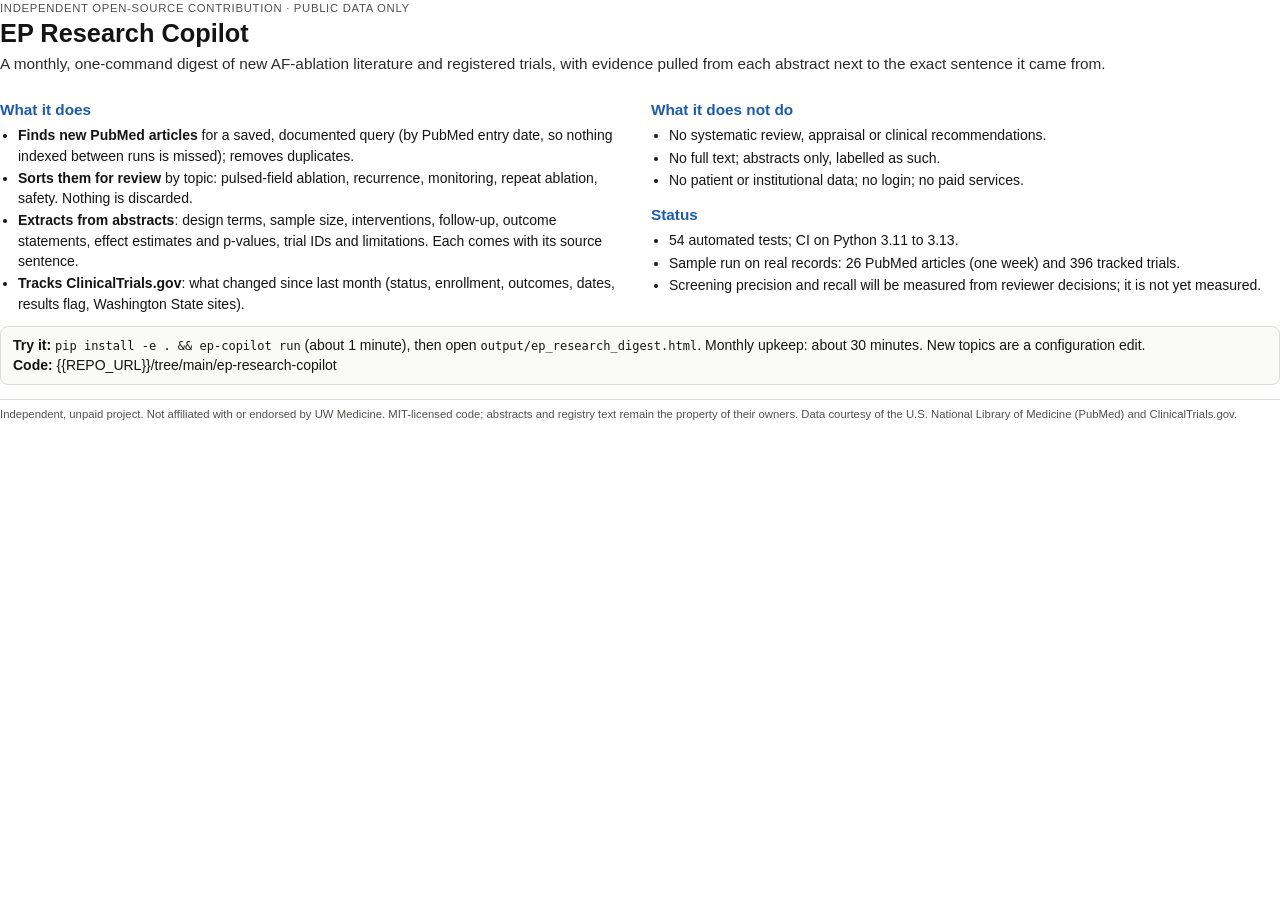
<file: one-pagers/ep-research-copilot.html>
<!doctype html><html lang="en"><head><meta charset="utf-8"><title>EP Research Copilot — one-page summary</title><link rel="stylesheet" href="_style.css"></head><body>
<div class="kicker">Independent open-source contribution · public data only</div>
<h1>EP Research Copilot</h1>
<p class="lede">A monthly, one-command digest of new AF-ablation literature and registered trials, with evidence pulled from each abstract next to the exact sentence it came from.</p>
<div class="grid">
<div><h2>What it does</h2><ul>
<li><b>Finds new PubMed articles</b> for a saved, documented query (by PubMed entry date, so nothing indexed between runs is missed); removes duplicates.</li>
<li><b>Sorts them for review</b> by topic: pulsed-field ablation, recurrence, monitoring, repeat ablation, safety. Nothing is discarded.</li>
<li><b>Extracts from abstracts</b>: design terms, sample size, interventions, follow-up, outcome statements, effect estimates and p-values, trial IDs and limitations. Each comes with its source sentence.</li>
<li><b>Tracks ClinicalTrials.gov</b>: what changed since last month (status, enrollment, outcomes, dates, results flag, Washington State sites).</li></ul></div>
<div><h2>What it does not do</h2><ul>
<li>No systematic review, appraisal or clinical recommendations.</li>
<li>No full text; abstracts only, labelled as such.</li>
<li>No patient or institutional data; no login; no paid services.</li></ul>
<h2>Status</h2><ul>
<li>54 automated tests; CI on Python 3.11 to 3.13.</li>
<li>Sample run on real records: 26 PubMed articles (one week) and 396 tracked trials.</li>
<li>Screening precision and recall will be measured from reviewer decisions; it is not yet measured.</li></ul></div></div>
<div class="box"><b>Try it:</b> <code>pip install -e . &amp;&amp; ep-copilot run</code> (about 1 minute), then open <code>output/ep_research_digest.html</code>. Monthly upkeep: about 30 minutes. New topics are a configuration edit.<br><b>Code:</b> {{REPO_URL}}/tree/main/ep-research-copilot</div>
<p class="note">Independent, unpaid project. Not affiliated with or endorsed by UW Medicine. MIT-licensed code; abstracts and registry text remain the property of their owners. Data courtesy of the U.S. National Library of Medicine (PubMed) and ClinicalTrials.gov.</p>
</body></html>
</file>
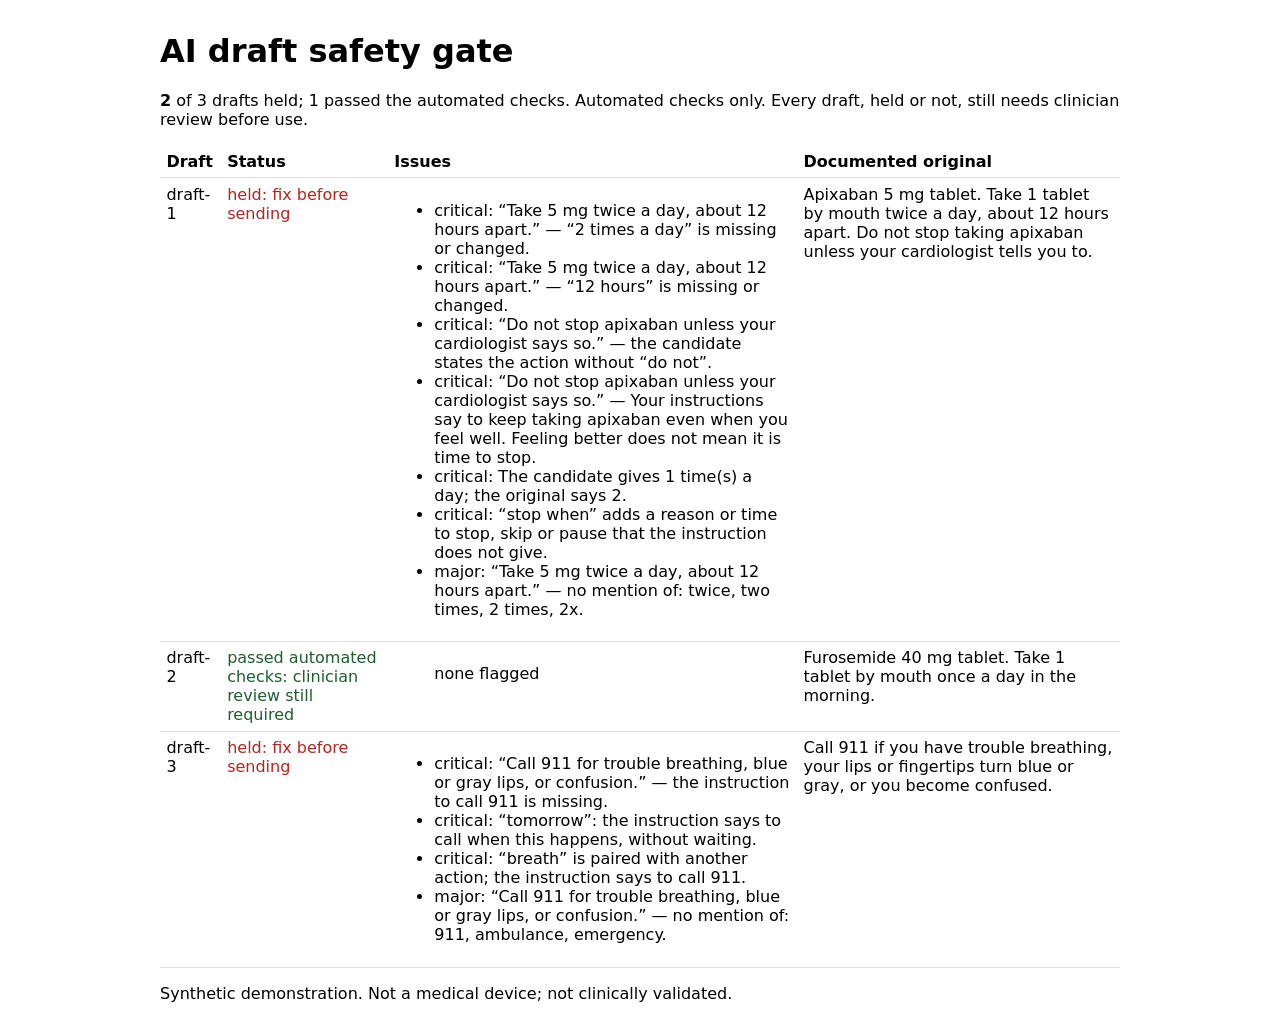
<file: samples/AIDraftGate_SYNTHETIC.html>
<!doctype html><meta charset='utf-8'><title>AI draft safety gate</title>
<style>body{font-family:system-ui,sans-serif;max-width:60rem;margin:2rem auto;padding:0 1rem}.held{color:#b3261e}.ok{color:#1d5e2f}td,th{border-bottom:1px solid #ddd;padding:.4rem;text-align:left;vertical-align:top}table{border-collapse:collapse;width:100%}</style>
<h1>AI draft safety gate</h1>
<p><b>2</b> of 3 drafts held; 1 passed the automated checks. Automated checks only. Every draft, held or not, still needs clinician review before use.</p><table><tr><th>Draft</th><th>Status</th><th>Issues</th><th>Documented original</th></tr>
<tr><td>draft-1</td><td class='held'>held: fix before sending</td><td><ul><li>critical: “Take 5 mg twice a day, about 12 hours apart.” — “2 times a day” is missing or changed.</li><li>critical: “Take 5 mg twice a day, about 12 hours apart.” — “12 hours” is missing or changed.</li><li>critical: “Do not stop apixaban unless your cardiologist says so.” — the candidate states the action without “do not”.</li><li>critical: “Do not stop apixaban unless your cardiologist says so.” — Your instructions say to keep taking apixaban even when you feel well. Feeling better does not mean it is time to stop.</li><li>critical: The candidate gives 1 time(s) a day; the original says 2.</li><li>critical: “stop when” adds a reason or time to stop, skip or pause that the instruction does not give.</li><li>major: “Take 5 mg twice a day, about 12 hours apart.” — no mention of: twice, two times, 2 times, 2x.</li></ul></td><td>Apixaban 5 mg tablet. Take 1 tablet by mouth twice a day, about 12 hours apart. Do not stop taking apixaban unless your cardiologist tells you to.</td></tr>
<tr><td>draft-2</td><td class='ok'>passed automated checks: clinician review still required</td><td><ul>none flagged</ul></td><td>Furosemide 40 mg tablet. Take 1 tablet by mouth once a day in the morning.</td></tr>
<tr><td>draft-3</td><td class='held'>held: fix before sending</td><td><ul><li>critical: “Call 911 for trouble breathing, blue or gray lips, or confusion.” — the instruction to call 911 is missing.</li><li>critical: “tomorrow”: the instruction says to call when this happens, without waiting.</li><li>critical: “breath” is paired with another action; the instruction says to call 911.</li><li>major: “Call 911 for trouble breathing, blue or gray lips, or confusion.” — no mention of: 911, ambulance, emergency.</li></ul></td><td>Call 911 if you have trouble breathing, your lips or fingertips turn blue or gray, or you become confused.</td></tr>
</table><p>Synthetic demonstration. Not a medical device; not clinically validated.</p>
</file>
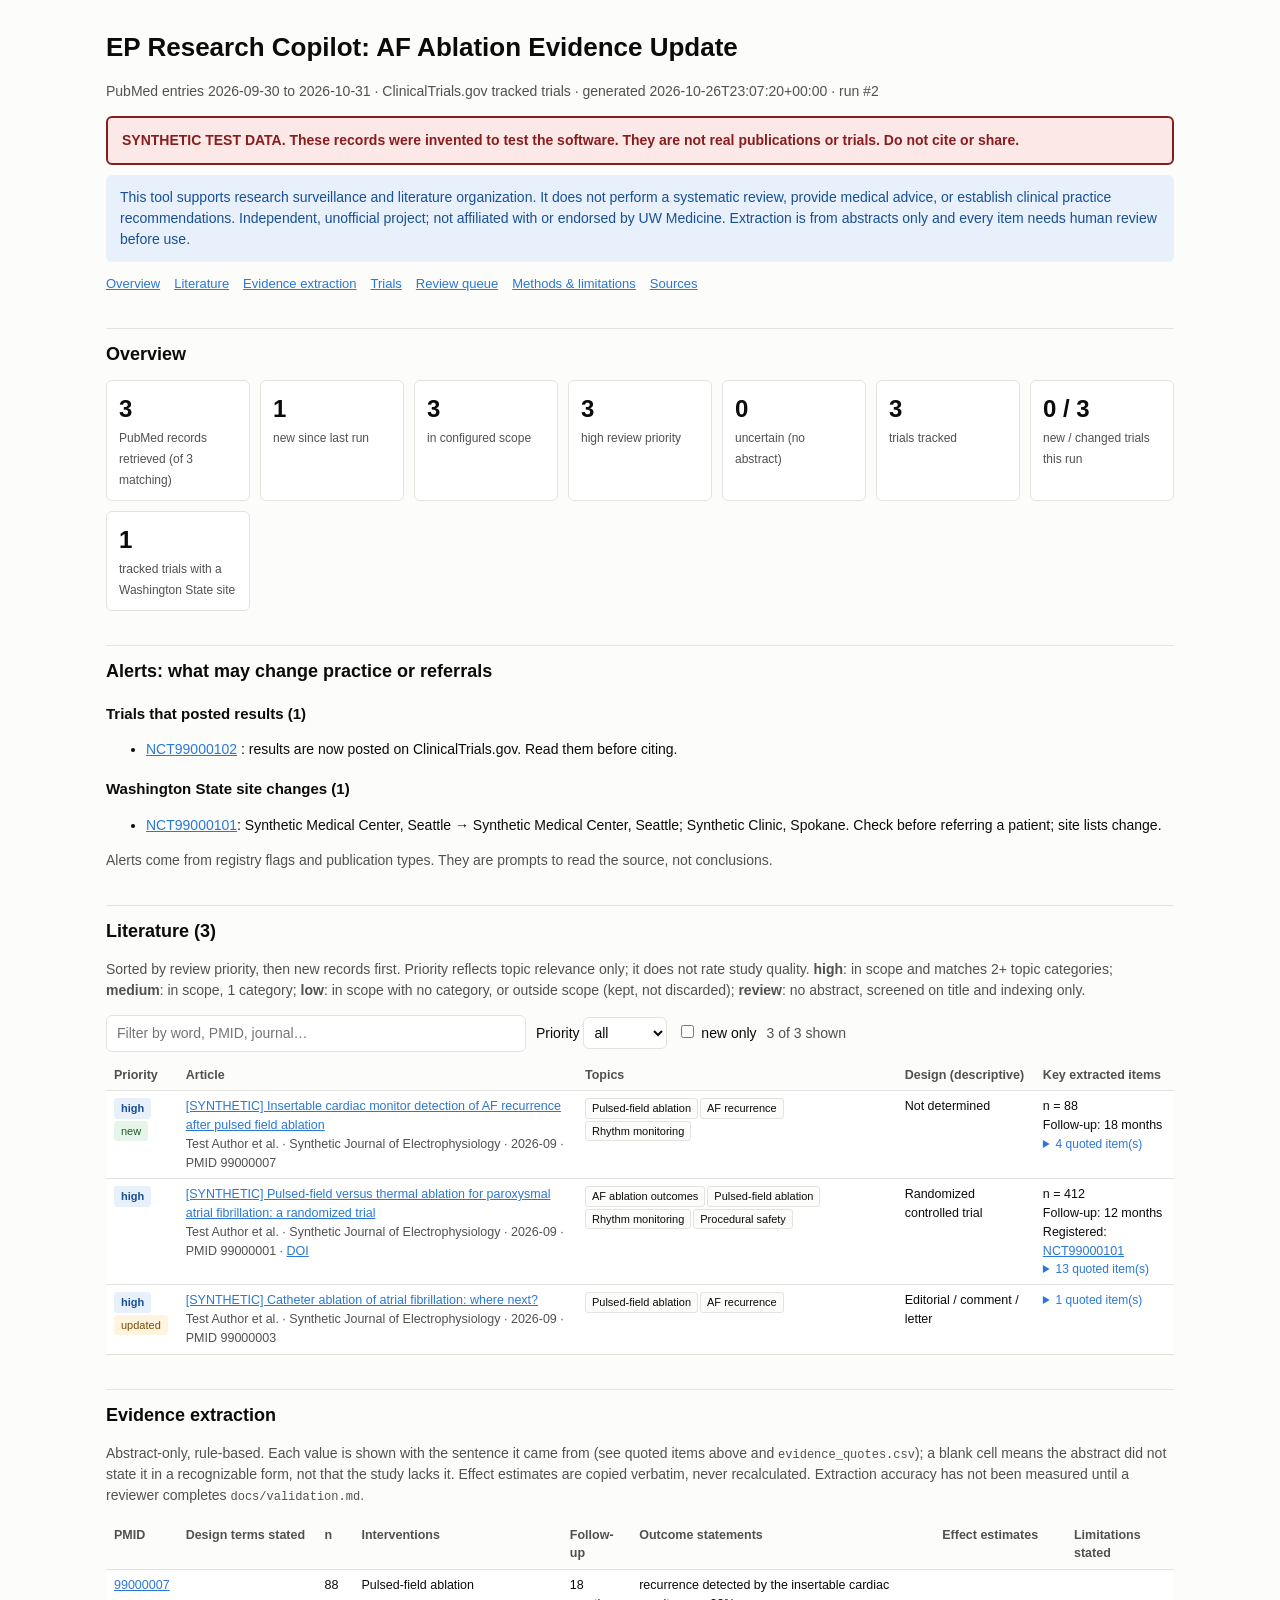
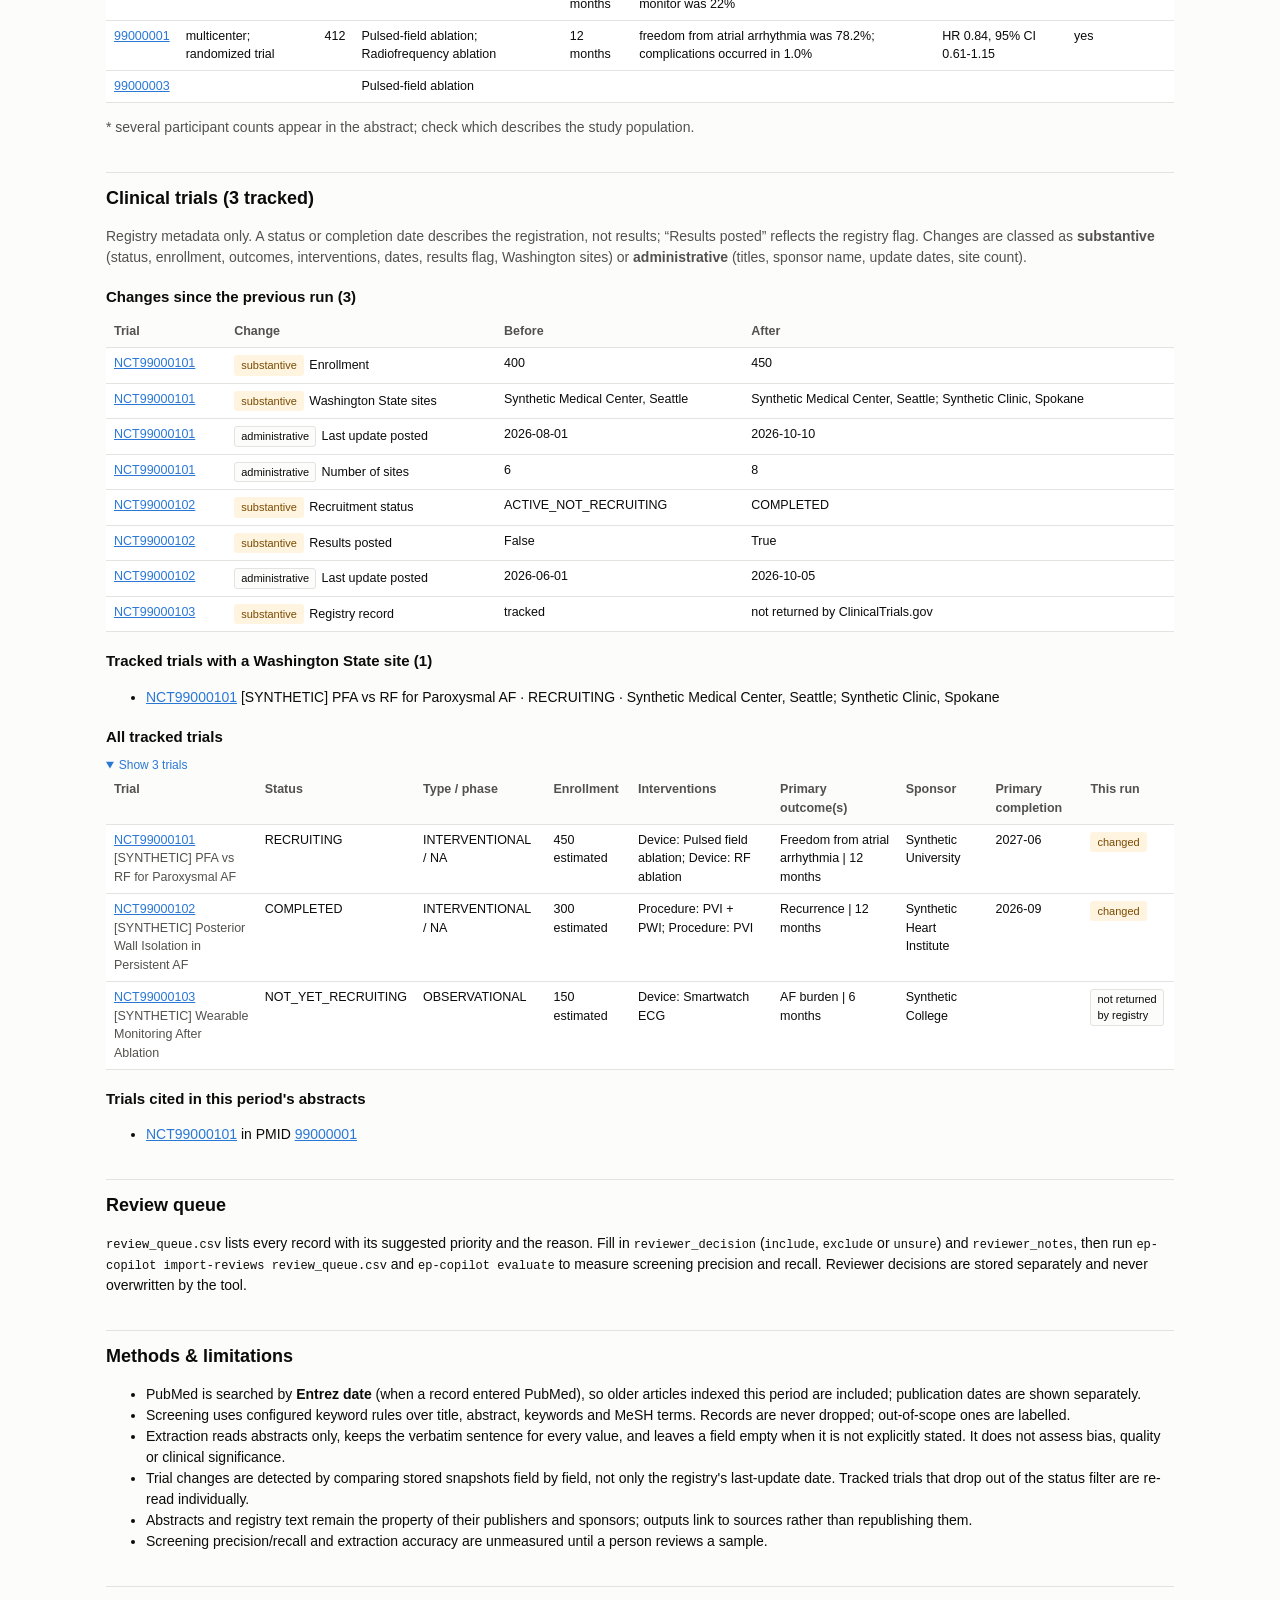
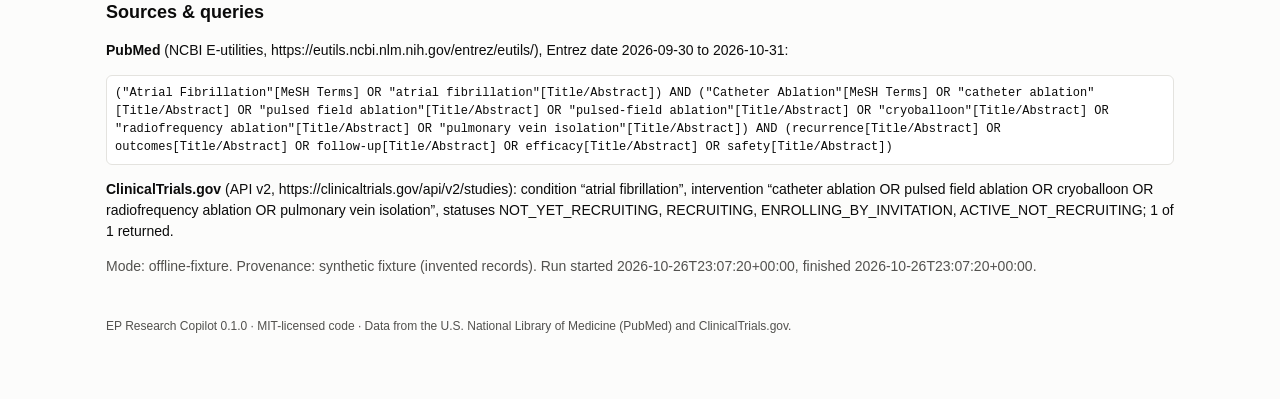
<file: samples/EPCopilot_SYNTHETIC_digest.html>
<!doctype html>
<html lang="en">
<head>
<meta charset="utf-8">
<meta name="viewport" content="width=device-width, initial-scale=1">
<title>[SYNTHETIC] EP Research Copilot: AF Ablation Evidence Update</title>
<style>
:root { --bg:#fcfcfb; --surface:#fff; --ink:#0b0b0b; --ink-2:#52514e; --rule:#e4e3df; --accent:#2a78d6;
  --hi-bg:#e7f0fb; --hi-ink:#184f95; --warn-bg:#fff4e0; --warn-ink:#7a4b00; --bad-bg:#fde8e8; --bad-ink:#8a1c1c;
  --ok-bg:#e6f4ea; --ok-ink:#1e5b2e; }
@media (prefers-color-scheme: dark) { :root:not([data-theme="light"]) {
  --bg:#1a1a19; --surface:#222221; --ink:#f0efec; --ink-2:#c3c2b7; --rule:#3a3a38; --accent:#3987e5;
  --hi-bg:#17263a; --hi-ink:#9ec5f4; --warn-bg:#3a2c10; --warn-ink:#f3c56b; --bad-bg:#3d1c1c; --bad-ink:#f2a3a3;
  --ok-bg:#16301d; --ok-ink:#a8dcb5; } }
* { box-sizing: border-box; }
body { margin:0; background:var(--bg); color:var(--ink); font:14px/1.5 -apple-system,"Segoe UI",Roboto,Helvetica,Arial,sans-serif; }
main { max-width:1100px; margin:0 auto; padding:28px 16px 64px; }
a { color:var(--accent); }
h1 { font-size:26px; margin:0 0 4px; } h2 { font-size:18px; margin:34px 0 10px; padding-top:12px; border-top:1px solid var(--rule); }
h3 { font-size:15px; margin:18px 0 8px; }
.sub,.muted { color:var(--ink-2); }
nav { display:flex; flex-wrap:wrap; gap:6px 14px; margin:12px 0; font-size:13px; }
.banner { padding:12px 14px; border-radius:6px; margin:10px 0; }
.banner.synthetic { background:var(--bad-bg); color:var(--bad-ink); font-weight:600; border:2px solid currentColor; }
.banner.note { background:var(--hi-bg); color:var(--hi-ink); } .banner.warn { background:var(--warn-bg); color:var(--warn-ink); }
.tiles { display:grid; grid-template-columns:repeat(auto-fit,minmax(140px,1fr)); gap:10px; margin:12px 0; }
.tile { background:var(--surface); border:1px solid var(--rule); border-radius:6px; padding:10px 12px; }
.tile b { display:block; font-size:24px; } .tile span { color:var(--ink-2); font-size:12px; }
.table-wrap { overflow-x:auto; }
table { border-collapse:collapse; width:100%; font-size:12.5px; background:var(--surface); }
th,td { text-align:left; padding:6px 8px; border-bottom:1px solid var(--rule); vertical-align:top; }
th { color:var(--ink-2); background:var(--bg); font-weight:600; position:sticky; top:0; }
.tag { display:inline-block; font-size:11px; padding:1px 6px; border-radius:3px; margin:1px 2px 1px 0; background:var(--bg); border:1px solid var(--rule); }
.p-high { background:var(--hi-bg); color:var(--hi-ink); border-color:transparent; font-weight:700; }
.p-review { background:var(--warn-bg); color:var(--warn-ink); border-color:transparent; font-weight:700; }
.p-medium { font-weight:600; } .p-low { color:var(--ink-2); }
.new { background:var(--ok-bg); color:var(--ok-ink); border-color:transparent; }
.subst { background:var(--warn-bg); color:var(--warn-ink); border-color:transparent; }
details summary { cursor:pointer; color:var(--accent); font-size:12px; }
blockquote { margin:4px 0 8px; padding:4px 10px; border-left:3px solid var(--rule); color:var(--ink-2); font-size:12px; }
input[type=search] { width:100%; max-width:420px; padding:7px 10px; border:1px solid var(--rule); border-radius:6px; background:var(--surface); color:var(--ink); font:inherit; }
.filters { display:flex; flex-wrap:wrap; gap:10px; align-items:center; margin:8px 0; }
select { padding:6px; border-radius:6px; border:1px solid var(--rule); background:var(--surface); color:var(--ink); font:inherit; }
code { font-size:12px; } pre { white-space:pre-wrap; background:var(--surface); border:1px solid var(--rule); padding:8px; border-radius:6px; font-size:12px; }
footer { margin-top:40px; color:var(--ink-2); font-size:12px; }
@media print { nav,.filters { display:none; } th { position:static; } details { display:block; } }
</style>
</head>
<body>
<main>
<header>
  <h1>EP Research Copilot: AF Ablation Evidence Update</h1>
  <p class="sub">PubMed entries 2026-09-30 to 2026-10-31 &middot;
    ClinicalTrials.gov tracked trials &middot; generated 2026-10-26T23:07:20+00:00 &middot; run #2</p>
  
  <div class="banner synthetic">SYNTHETIC TEST DATA. These records were invented to test the software. They are not real
    publications or trials. Do not cite or share.</div>
  
  
  <div class="banner note">This tool supports research surveillance and literature organization. It does not perform a systematic review, provide medical advice, or establish clinical practice recommendations. Independent, unofficial project; not affiliated with or endorsed by UW Medicine.
    Extraction is from abstracts only and every item needs human review before use.</div>
  <nav>
    <a href="#overview">Overview</a><a href="#literature">Literature</a><a href="#extraction">Evidence extraction</a>
    <a href="#trials">Trials</a><a href="#review">Review queue</a><a href="#methods">Methods &amp; limitations</a><a href="#sources">Sources</a>
  </nav>
</header>









<section id="overview">
  <h2>Overview</h2>
  <div class="tiles">
    <div class="tile"><b>3</b><span>PubMed records retrieved (of 3 matching)</span></div>
    <div class="tile"><b>1</b><span>new since last run</span></div>
    <div class="tile"><b>3</b><span>in configured scope</span></div>
    <div class="tile"><b>3</b><span>high review priority</span></div>
    <div class="tile"><b>0</b><span>uncertain (no abstract)</span></div>
    <div class="tile"><b>3</b><span>trials tracked</span></div>
    <div class="tile"><b>0 / 3</b><span>new / changed trials this run</span></div>
    <div class="tile"><b>1</b><span>tracked trials with a Washington State site</span></div>
  </div>
  
  
</section>




<section id="alerts">
  <h2>Alerts: what may change practice or referrals</h2>
  
  <h3>Trials that posted results (1)</h3>
  <ul><li><a href="https://clinicaltrials.gov/study/NCT99000102">NCT99000102</a> : results are now posted on ClinicalTrials.gov. Read them before citing.</li></ul>
  
  <h3>Washington State site changes (1)</h3>
  <ul><li><a href="https://clinicaltrials.gov/study/NCT99000101">NCT99000101</a>: Synthetic Medical Center, Seattle &rarr; Synthetic Medical Center, Seattle; Synthetic Clinic, Spokane. Check before referring a patient; site lists change.</li></ul>
  <p class="muted">Alerts come from registry flags and publication types. They are prompts to read the source, not conclusions.</p>
</section>

<section id="literature">
  <h2>Literature (3)</h2>
  <p class="muted">Sorted by review priority, then new records first. Priority reflects topic relevance only; it does not rate study quality.
    <b>high</b>: in scope and matches 2+ topic categories; <b>medium</b>: in scope, 1 category; <b>low</b>: in scope with no category, or outside scope (kept, not discarded);
    <b>review</b>: no abstract, screened on title and indexing only.</p>
  <div class="filters">
    <input type="search" id="q" placeholder="Filter by word, PMID, journal…" aria-label="Filter literature">
    <label>Priority <select id="pf"><option value="">all</option><option>high</option><option>review</option><option>medium</option><option>low</option></select></label>
    <label><input type="checkbox" id="nf"> new only</label>
    <span class="muted" id="count"></span>
  </div>
  <div class="table-wrap"><table id="lit">
    <thead><tr><th>Priority</th><th>Article</th><th>Topics</th><th>Design (descriptive)</th><th>Key extracted items</th></tr></thead>
    <tbody>
    
    <tr data-priority="high" data-new="1">
      <td><span class="tag p-high">high</span><br><span class="tag new">new</span></td>
      <td><a href="https://pubmed.ncbi.nlm.nih.gov/99000007/">[SYNTHETIC] Insertable cardiac monitor detection of AF recurrence after pulsed field ablation</a><br>
        <span class="muted">Test Author et al. &middot; Synthetic Journal of Electrophysiology &middot; 2026-09 &middot; PMID 99000007</span>
        </td>
      <td><span class="tag">Pulsed-field ablation</span><span class="tag">AF recurrence</span><span class="tag">Rhythm monitoring</span></td>
      <td>Not determined</td>
      <td>
        n = 88<br>
        Follow-up: 18 months<br>
        
        <details><summary>4 quoted item(s)</summary>
          <div><b>sample size</b>: 88<blockquote>“Insertable cardiac monitors were implanted in 88 participants after pulsed field ablation for AF.”</blockquote></div><div><b>intervention</b>: Pulsed-field ablation<blockquote>“Insertable cardiac monitors were implanted in 88 participants after pulsed field ablation for AF.”</blockquote></div><div><b>follow up</b>: 18 months<blockquote>“Over a mean follow-up of 18 months, recurrence detected by the insertable cardiac monitor was 22%.”</blockquote></div><div><b>outcome statements</b>: recurrence detected by the insertable cardiac monitor was 22%<blockquote>“Over a mean follow-up of 18 months, recurrence detected by the insertable cardiac monitor was 22%.”</blockquote></div>
        </details></td>
    </tr>
    
    <tr data-priority="high" data-new="0">
      <td><span class="tag p-high">high</span></td>
      <td><a href="https://pubmed.ncbi.nlm.nih.gov/99000001/">[SYNTHETIC] Pulsed-field versus thermal ablation for paroxysmal atrial fibrillation: a randomized trial</a><br>
        <span class="muted">Test Author et al. &middot; Synthetic Journal of Electrophysiology &middot; 2026-09 &middot; PMID 99000001 &middot; <a href="https://doi.org/10.0000/synthetic.0001">DOI</a></span>
        </td>
      <td><span class="tag">AF ablation outcomes</span><span class="tag">Pulsed-field ablation</span><span class="tag">Rhythm monitoring</span><span class="tag">Procedural safety</span></td>
      <td>Randomized controlled trial</td>
      <td>
        n = 412<br>
        Follow-up: 12 months<br>
        Registered: <a href="https://clinicaltrials.gov/study/NCT99000101">NCT99000101</a> <br>
        <details><summary>13 quoted item(s)</summary>
          <div><b>study design stated</b>: multicenter<blockquote>“Methods: In this multicenter randomized trial, a total of 412 patients with paroxysmal atrial fibrillation were randomized 1:1 to PFA or radiofrequency ablation.”</blockquote></div><div><b>study design stated</b>: randomized trial<blockquote>“Methods: In this multicenter randomized trial, a total of 412 patients with paroxysmal atrial fibrillation were randomized 1:1 to PFA or radiofrequency ablation.”</blockquote></div><div><b>sample size</b>: 412<blockquote>“Methods: In this multicenter randomized trial, a total of 412 patients with paroxysmal atrial fibrillation were randomized 1:1 to PFA or radiofrequency ablation.”</blockquote></div><div><b>intervention</b>: Pulsed-field ablation<blockquote>“Background: Pulsed field ablation (PFA) is an alternative to thermal ablation.”</blockquote></div><div><b>intervention</b>: Radiofrequency ablation<blockquote>“Methods: In this multicenter randomized trial, a total of 412 patients with paroxysmal atrial fibrillation were randomized 1:1 to PFA or radiofrequency ablation.”</blockquote></div><div><b>comparator</b>: randomized 1:1 to<blockquote>“Methods: In this multicenter randomized trial, a total of 412 patients with paroxysmal atrial fibrillation were randomized 1:1 to PFA or radiofrequency ablation.”</blockquote></div><div><b>follow up</b>: 12 months<blockquote>“Results: During a median follow-up of 12 months, freedom from atrial arrhythmia was 78.2% with PFA versus 74.0% with radiofrequency ablation (HR 0.84, 95% CI 0.61-1.15; p = 0.27).”</blockquote></div><div><b>outcome statements</b>: freedom from atrial arrhythmia was 78.2%<blockquote>“Results: During a median follow-up of 12 months, freedom from atrial arrhythmia was 78.2% with PFA versus 74.0% with radiofrequency ablation (HR 0.84, 95% CI 0.61-1.15; p = 0.27).”</blockquote></div><div><b>effect estimates</b>: HR 0.84, 95% CI 0.61-1.15<blockquote>“Results: During a median follow-up of 12 months, freedom from atrial arrhythmia was 78.2% with PFA versus 74.0% with radiofrequency ablation (HR 0.84, 95% CI 0.61-1.15; p = 0.27).”</blockquote></div><div><b>p values</b>: p = 0.27<blockquote>“Results: During a median follow-up of 12 months, freedom from atrial arrhythmia was 78.2% with PFA versus 74.0% with radiofrequency ablation (HR 0.84, 95% CI 0.61-1.15; p = 0.27).”</blockquote></div><div><b>outcome statements</b>: complications occurred in 1.0%<blockquote>“Major complications occurred in 1.0% and 1.5%.”</blockquote></div><div><b>limitations</b>: stated in abstract<blockquote>“A limitation is the open-label design.”</blockquote></div><div><b>trial registration</b>: NCT99000101<blockquote>“NCT99000101.”</blockquote></div>
        </details></td>
    </tr>
    
    <tr data-priority="high" data-new="0">
      <td><span class="tag p-high">high</span><br><span class="tag subst">updated</span></td>
      <td><a href="https://pubmed.ncbi.nlm.nih.gov/99000003/">[SYNTHETIC] Catheter ablation of atrial fibrillation: where next?</a><br>
        <span class="muted">Test Author et al. &middot; Synthetic Journal of Electrophysiology &middot; 2026-09 &middot; PMID 99000003</span>
        </td>
      <td><span class="tag">Pulsed-field ablation</span><span class="tag">AF recurrence</span></td>
      <td>Editorial / comment / letter</td>
      <td>
        
        
        
        <details><summary>1 quoted item(s)</summary>
          <div><b>intervention</b>: Pulsed-field ablation<blockquote>“Catheter ablation for atrial fibrillation continues to evolve; this editorial discusses pulsed field ablation and recurrence monitoring.”</blockquote></div>
        </details></td>
    </tr>
    
    </tbody>
  </table></div>
</section>

<section id="extraction">
  <h2>Evidence extraction</h2>
  <p class="muted">Abstract-only, rule-based. Each value is shown with the sentence it came from (see quoted items above and
    <code>evidence_quotes.csv</code>); a blank cell means the abstract did not state it in a recognizable form, not that the study lacks it.
    Effect estimates are copied verbatim, never recalculated. Extraction accuracy has not been measured until a reviewer completes <code>docs/validation.md</code>.</p>
  <div class="table-wrap"><table>
    <thead><tr><th>PMID</th><th>Design terms stated</th><th>n</th><th>Interventions</th><th>Follow-up</th><th>Outcome statements</th><th>Effect estimates</th><th>Limitations stated</th></tr></thead>
    <tbody>
    
    <tr><td><a href="https://pubmed.ncbi.nlm.nih.gov/99000007/">99000007</a></td><td></td><td>88</td>
      <td>Pulsed-field ablation</td><td>18 months</td><td>recurrence detected by the insertable cardiac monitor was 22%</td><td></td><td></td></tr>
    
    <tr><td><a href="https://pubmed.ncbi.nlm.nih.gov/99000001/">99000001</a></td><td>multicenter; randomized trial</td><td>412</td>
      <td>Pulsed-field ablation; Radiofrequency ablation</td><td>12 months</td><td>freedom from atrial arrhythmia was 78.2%; complications occurred in 1.0%</td><td>HR 0.84, 95% CI 0.61-1.15</td><td>yes</td></tr>
    
    <tr><td><a href="https://pubmed.ncbi.nlm.nih.gov/99000003/">99000003</a></td><td></td><td></td>
      <td>Pulsed-field ablation</td><td></td><td></td><td></td><td></td></tr>
    
    </tbody>
  </table></div>
  <p class="muted">* several participant counts appear in the abstract; check which describes the study population.</p>
</section>

<section id="trials">
  <h2>Clinical trials (3 tracked)</h2>
  <p class="muted">Registry metadata only. A status or completion date describes the registration, not results; “Results posted” reflects the registry flag.
    Changes are classed as <b>substantive</b> (status, enrollment, outcomes, interventions, dates, results flag, Washington sites) or <b>administrative</b> (titles, sponsor name, update dates, site count).</p>
  <h3>Changes since the previous run (3)</h3>
  
  <div class="table-wrap"><table>
    <thead><tr><th>Trial</th><th>Change</th><th>Before</th><th>After</th></tr></thead>
    <tbody>
    
    <tr><td><a href="https://clinicaltrials.gov/study/NCT99000101">NCT99000101</a></td>
      <td><span class="tag subst">substantive</span> Enrollment</td>
      <td>400</td>
      <td>450</td></tr>
    
    <tr><td><a href="https://clinicaltrials.gov/study/NCT99000101">NCT99000101</a></td>
      <td><span class="tag subst">substantive</span> Washington State sites</td>
      <td>Synthetic Medical Center, Seattle</td>
      <td>Synthetic Medical Center, Seattle; Synthetic Clinic, Spokane</td></tr>
    
    <tr><td><a href="https://clinicaltrials.gov/study/NCT99000101">NCT99000101</a></td>
      <td><span class="tag ">administrative</span> Last update posted</td>
      <td>2026-08-01</td>
      <td>2026-10-10</td></tr>
    
    <tr><td><a href="https://clinicaltrials.gov/study/NCT99000101">NCT99000101</a></td>
      <td><span class="tag ">administrative</span> Number of sites</td>
      <td>6</td>
      <td>8</td></tr>
    
    <tr><td><a href="https://clinicaltrials.gov/study/NCT99000102">NCT99000102</a></td>
      <td><span class="tag subst">substantive</span> Recruitment status</td>
      <td>ACTIVE_NOT_RECRUITING</td>
      <td>COMPLETED</td></tr>
    
    <tr><td><a href="https://clinicaltrials.gov/study/NCT99000102">NCT99000102</a></td>
      <td><span class="tag subst">substantive</span> Results posted</td>
      <td>False</td>
      <td>True</td></tr>
    
    <tr><td><a href="https://clinicaltrials.gov/study/NCT99000102">NCT99000102</a></td>
      <td><span class="tag ">administrative</span> Last update posted</td>
      <td>2026-06-01</td>
      <td>2026-10-05</td></tr>
    
    <tr><td><a href="https://clinicaltrials.gov/study/NCT99000103">NCT99000103</a></td>
      <td><span class="tag subst">substantive</span> Registry record</td>
      <td>tracked</td>
      <td>not returned by ClinicalTrials.gov</td></tr>
    
    </tbody>
  </table></div>
  

  
  <h3>Tracked trials with a Washington State site (1)</h3>
  <ul><li><a href="https://clinicaltrials.gov/study/NCT99000101">NCT99000101</a> [SYNTHETIC] PFA vs RF for Paroxysmal AF &middot; RECRUITING &middot; Synthetic Medical Center, Seattle; Synthetic Clinic, Spokane</li></ul>
  

  <h3>All tracked trials</h3>
  <details open><summary>Show 3 trials</summary>
  <div class="table-wrap"><table>
    <thead><tr><th>Trial</th><th>Status</th><th>Type / phase</th><th class="num">Enrollment</th><th>Interventions</th><th>Primary outcome(s)</th><th>Sponsor</th><th>Primary completion</th><th>This run</th></tr></thead>
    <tbody>
    
    <tr><td><a href="https://clinicaltrials.gov/study/NCT99000101">NCT99000101</a><br><span class="muted">[SYNTHETIC] PFA vs RF for Paroxysmal AF</span></td><td>RECRUITING</td>
      <td>INTERVENTIONAL / NA</td><td>450 estimated</td>
      <td>Device: Pulsed field ablation; Device: RF ablation</td><td>Freedom from atrial arrhythmia | 12 months</td><td>Synthetic University</td><td>2027-06</td>
      <td><span class="tag subst">changed</span></td></tr>
    
    <tr><td><a href="https://clinicaltrials.gov/study/NCT99000102">NCT99000102</a><br><span class="muted">[SYNTHETIC] Posterior Wall Isolation in Persistent AF</span></td><td>COMPLETED</td>
      <td>INTERVENTIONAL / NA</td><td>300 estimated</td>
      <td>Procedure: PVI + PWI; Procedure: PVI</td><td>Recurrence | 12 months</td><td>Synthetic Heart Institute</td><td>2026-09</td>
      <td><span class="tag subst">changed</span></td></tr>
    
    <tr><td><a href="https://clinicaltrials.gov/study/NCT99000103">NCT99000103</a><br><span class="muted">[SYNTHETIC] Wearable Monitoring After Ablation</span></td><td>NOT_YET_RECRUITING</td>
      <td>OBSERVATIONAL</td><td>150 estimated</td>
      <td>Device: Smartwatch ECG</td><td>AF burden | 6 months</td><td>Synthetic College</td><td></td>
      <td><span class="tag ">not returned by registry</span></td></tr>
    
    </tbody>
  </table></div></details>
  
  <h3>Trials cited in this period's abstracts</h3>
  <ul><li><a href="https://clinicaltrials.gov/study/NCT99000101">NCT99000101</a> in PMID <a href="https://pubmed.ncbi.nlm.nih.gov/99000001/">99000001</a> </li></ul>
  
</section>

<section id="review">
  <h2>Review queue</h2>
  <p><code>review_queue.csv</code> lists every record with its suggested priority and the reason. Fill in <code>reviewer_decision</code>
    (<code>include</code>, <code>exclude</code> or <code>unsure</code>) and <code>reviewer_notes</code>, then run
    <code>ep-copilot import-reviews review_queue.csv</code> and <code>ep-copilot evaluate</code> to measure screening precision and recall.
    Reviewer decisions are stored separately and never overwritten by the tool.</p>
</section>

<section id="methods">
  <h2>Methods &amp; limitations</h2>
  <ul>
    <li>PubMed is searched by <b>Entrez date</b> (when a record entered PubMed), so older articles indexed this period are included; publication dates are shown separately.</li>
    <li>Screening uses configured keyword rules over title, abstract, keywords and MeSH terms. Records are never dropped; out-of-scope ones are labelled.</li>
    <li>Extraction reads abstracts only, keeps the verbatim sentence for every value, and leaves a field empty when it is not explicitly stated. It does not assess bias, quality or clinical significance.</li>
    <li>Trial changes are detected by comparing stored snapshots field by field, not only the registry's last-update date. Tracked trials that drop out of the status filter are re-read individually.</li>
    <li>Abstracts and registry text remain the property of their publishers and sponsors; outputs link to sources rather than republishing them.</li>
    <li>Screening precision/recall and extraction accuracy are unmeasured until a person reviews a sample.</li>
  </ul>
</section>

<section id="sources">
  <h2>Sources &amp; queries</h2>
  <p><b>PubMed</b> (NCBI E-utilities, https://eutils.ncbi.nlm.nih.gov/entrez/eutils/), Entrez date 2026-09-30 to 2026-10-31:</p>
  <pre>("Atrial Fibrillation"[MeSH Terms] OR "atrial fibrillation"[Title/Abstract]) AND ("Catheter Ablation"[MeSH Terms] OR "catheter ablation"[Title/Abstract] OR "pulsed field ablation"[Title/Abstract] OR "pulsed-field ablation"[Title/Abstract] OR "cryoballoon"[Title/Abstract] OR "radiofrequency ablation"[Title/Abstract] OR "pulmonary vein isolation"[Title/Abstract]) AND (recurrence[Title/Abstract] OR outcomes[Title/Abstract] OR follow-up[Title/Abstract] OR efficacy[Title/Abstract] OR safety[Title/Abstract])</pre>
  <p><b>ClinicalTrials.gov</b> (API v2, https://clinicaltrials.gov/api/v2/studies): condition “atrial fibrillation”, intervention “catheter ablation OR pulsed field ablation OR cryoballoon OR radiofrequency ablation OR pulmonary vein isolation”,
    statuses NOT_YET_RECRUITING, RECRUITING, ENROLLING_BY_INVITATION, ACTIVE_NOT_RECRUITING; 1 of 1 returned.</p>
  <p class="muted">Mode: offline-fixture. Provenance: synthetic fixture (invented records). Run started 2026-10-26T23:07:20+00:00, finished 2026-10-26T23:07:20+00:00.</p>
</section>

<footer>EP Research Copilot 0.1.0 &middot; MIT-licensed code &middot; Data from the U.S. National Library of Medicine (PubMed) and ClinicalTrials.gov.</footer>
</main>
<script>
(function () {
  var q = document.getElementById("q"), pf = document.getElementById("pf"), nf = document.getElementById("nf"),
      rows = document.querySelectorAll("#lit tbody tr"), count = document.getElementById("count");
  function apply() {
    var term = q.value.toLowerCase(), p = pf.value, onlyNew = nf.checked, shown = 0;
    rows.forEach(function (r) {
      var ok = (!term || r.textContent.toLowerCase().indexOf(term) >= 0) &&
               (!p || r.dataset.priority === p) && (!onlyNew || r.dataset.new === "1");
      r.style.display = ok ? "" : "none"; if (ok) shown++;
    });
    count.textContent = shown + " of " + rows.length + " shown";
  }
  [q, pf, nf].forEach(function (el) { el.addEventListener("input", apply); });
  apply();
})();
</script>
</body>
</html>
</file>
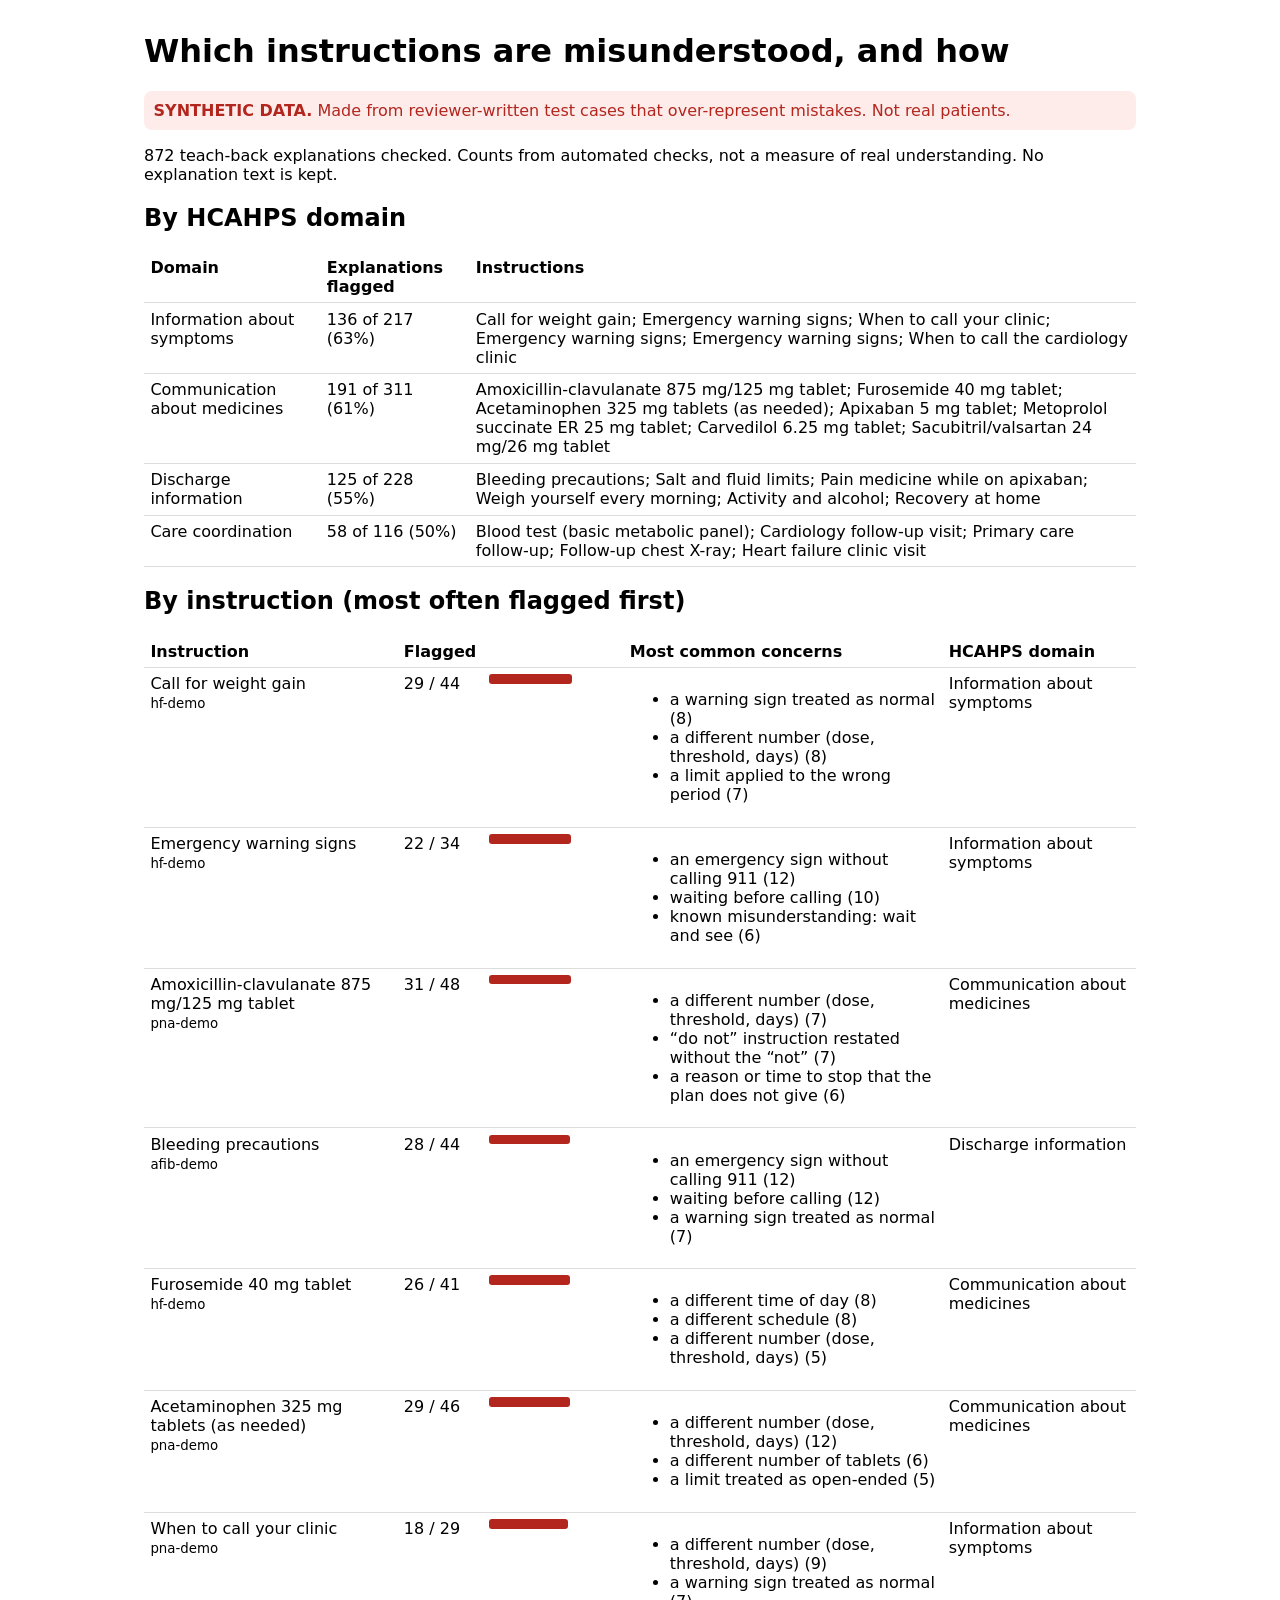
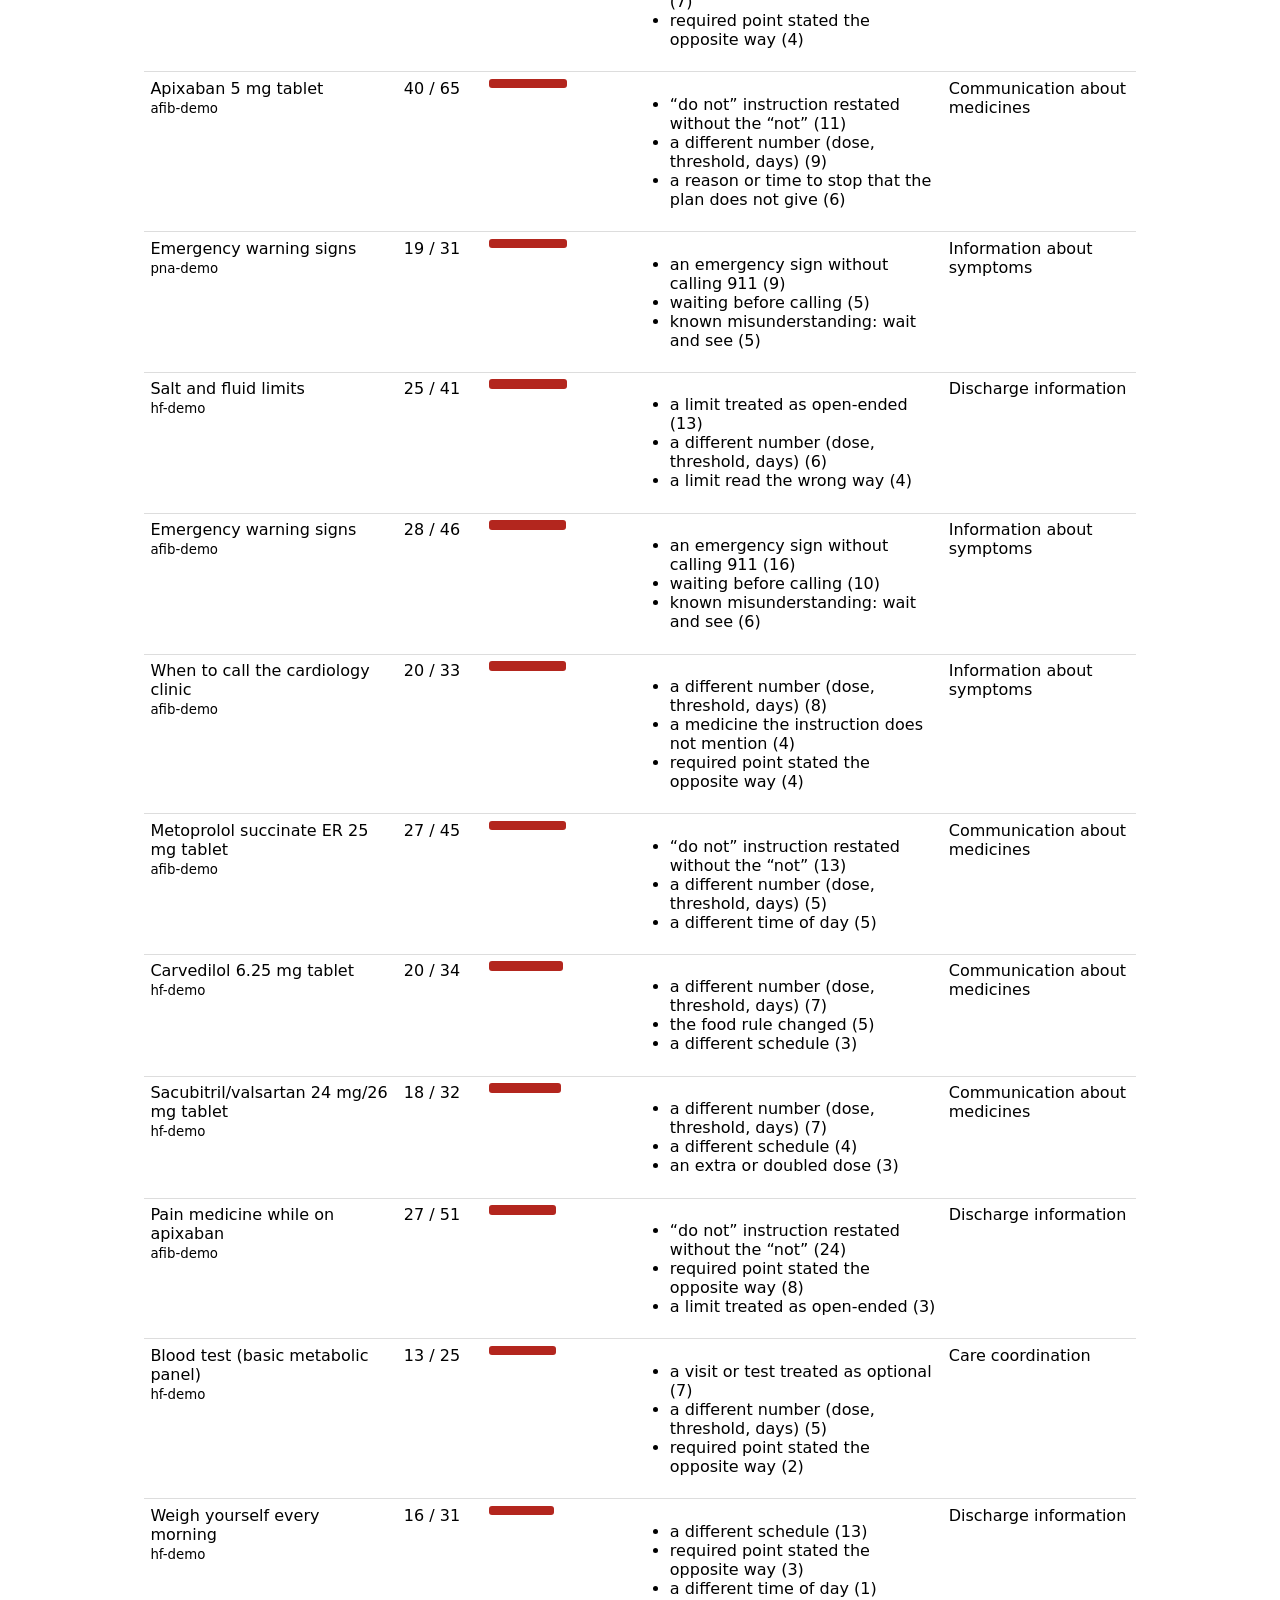
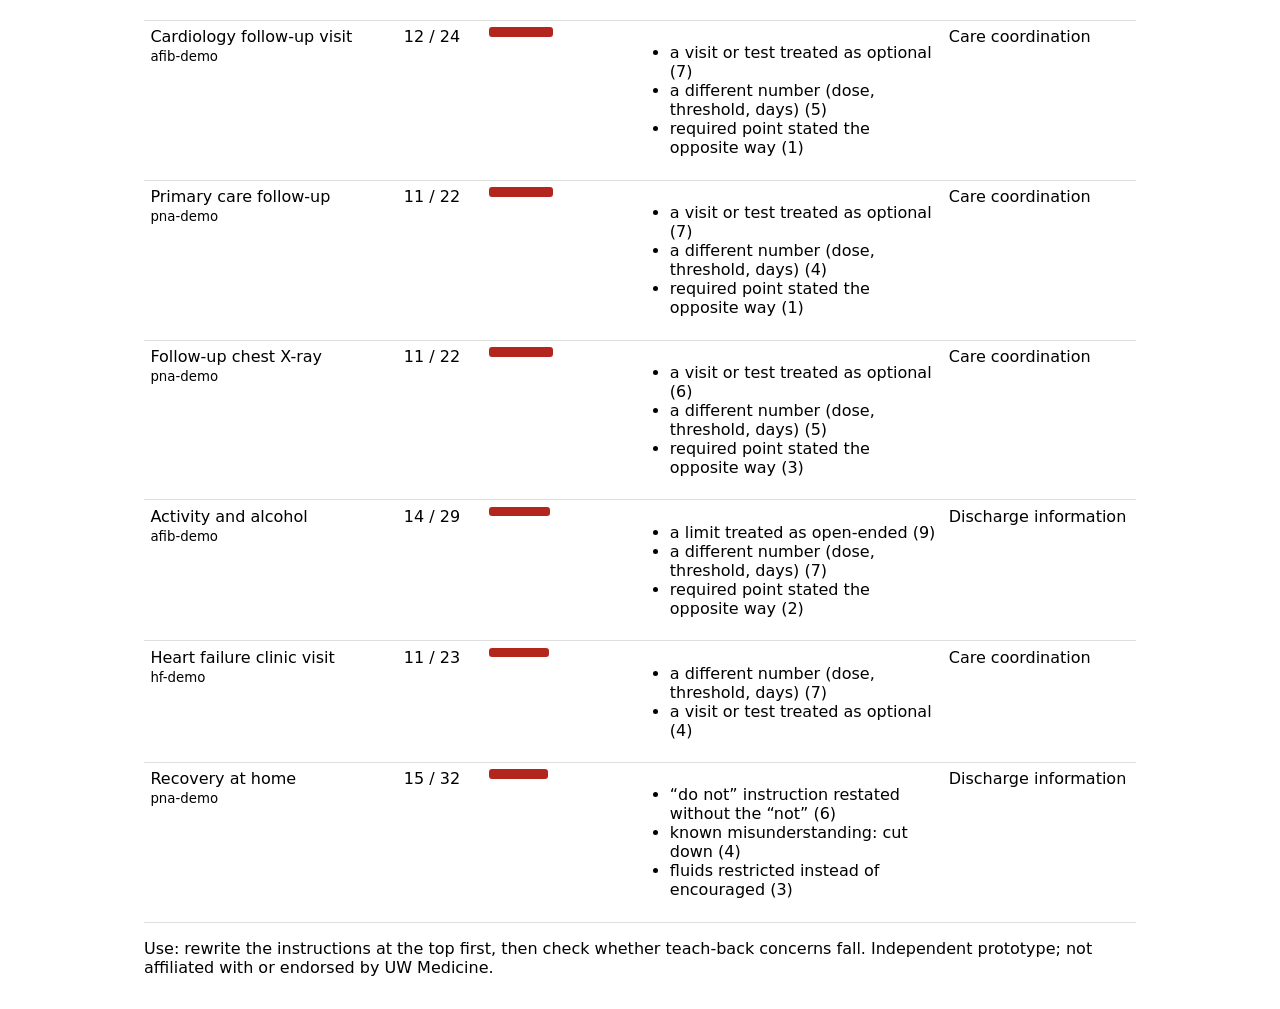
<file: samples/TeachBack_insights_SYNTHETIC.html>
<!doctype html><meta charset='utf-8'><title>Teach-back insights</title>
<style>body{font-family:system-ui,sans-serif;max-width:62rem;margin:2rem auto;padding:0 1rem}td,th{border-bottom:1px solid #ddd;padding:.4rem;text-align:left;vertical-align:top}table{border-collapse:collapse;width:100%}.bar{background:#b3261e;height:.6rem;border-radius:3px}</style>
<h1>Which instructions are misunderstood, and how</h1>
<p style='background:#fdecea;color:#b3261e;padding:.6rem;border-radius:8px'><b>SYNTHETIC DATA.</b> Made from reviewer-written test cases that over-represent mistakes. Not real patients.</p>
<p>872 teach-back explanations checked. Counts from automated checks, not a measure of real understanding. No explanation text is kept.</p>
<h2>By HCAHPS domain</h2><table><tr><th>Domain</th><th>Explanations flagged</th><th>Instructions</th></tr>
<tr><td>Information about symptoms</td><td>136 of 217 (63%)</td><td>Call for weight gain; Emergency warning signs; When to call your clinic; Emergency warning signs; Emergency warning signs; When to call the cardiology clinic</td></tr>
<tr><td>Communication about medicines</td><td>191 of 311 (61%)</td><td>Amoxicillin-clavulanate 875 mg/125 mg tablet; Furosemide 40 mg tablet; Acetaminophen 325 mg tablets (as needed); Apixaban 5 mg tablet; Metoprolol succinate ER 25 mg tablet; Carvedilol 6.25 mg tablet; Sacubitril/valsartan 24 mg/26 mg tablet</td></tr>
<tr><td>Discharge information</td><td>125 of 228 (55%)</td><td>Bleeding precautions; Salt and fluid limits; Pain medicine while on apixaban; Weigh yourself every morning; Activity and alcohol; Recovery at home</td></tr>
<tr><td>Care coordination</td><td>58 of 116 (50%)</td><td>Blood test (basic metabolic panel); Cardiology follow-up visit; Primary care follow-up; Follow-up chest X-ray; Heart failure clinic visit</td></tr>
</table><h2>By instruction (most often flagged first)</h2><table><tr><th>Instruction</th><th>Flagged</th><th></th><th>Most common concerns</th><th>HCAHPS domain</th></tr>
<tr><td>Call for weight gain<br><small>hf-demo</small></td><td>29 / 44</td><td style='width:8rem'><div class='bar' style='width:65%'></div></td><td><ul><li>a warning sign treated as normal (8)</li><li>a different number (dose, threshold, days) (8)</li><li>a limit applied to the wrong period (7)</li></ul></td><td>Information about symptoms</td></tr>
<tr><td>Emergency warning signs<br><small>hf-demo</small></td><td>22 / 34</td><td style='width:8rem'><div class='bar' style='width:64%'></div></td><td><ul><li>an emergency sign without calling 911 (12)</li><li>waiting before calling (10)</li><li>known misunderstanding: wait and see (6)</li></ul></td><td>Information about symptoms</td></tr>
<tr><td>Amoxicillin-clavulanate 875 mg/125 mg tablet<br><small>pna-demo</small></td><td>31 / 48</td><td style='width:8rem'><div class='bar' style='width:64%'></div></td><td><ul><li>a different number (dose, threshold, days) (7)</li><li>“do not” instruction restated without the “not” (7)</li><li>a reason or time to stop that the plan does not give (6)</li></ul></td><td>Communication about medicines</td></tr>
<tr><td>Bleeding precautions<br><small>afib-demo</small></td><td>28 / 44</td><td style='width:8rem'><div class='bar' style='width:63%'></div></td><td><ul><li>an emergency sign without calling 911 (12)</li><li>waiting before calling (12)</li><li>a warning sign treated as normal (7)</li></ul></td><td>Discharge information</td></tr>
<tr><td>Furosemide 40 mg tablet<br><small>hf-demo</small></td><td>26 / 41</td><td style='width:8rem'><div class='bar' style='width:63%'></div></td><td><ul><li>a different time of day (8)</li><li>a different schedule (8)</li><li>a different number (dose, threshold, days) (5)</li></ul></td><td>Communication about medicines</td></tr>
<tr><td>Acetaminophen 325 mg tablets (as needed)<br><small>pna-demo</small></td><td>29 / 46</td><td style='width:8rem'><div class='bar' style='width:63%'></div></td><td><ul><li>a different number (dose, threshold, days) (12)</li><li>a different number of tablets (6)</li><li>a limit treated as open-ended (5)</li></ul></td><td>Communication about medicines</td></tr>
<tr><td>When to call your clinic<br><small>pna-demo</small></td><td>18 / 29</td><td style='width:8rem'><div class='bar' style='width:62%'></div></td><td><ul><li>a different number (dose, threshold, days) (9)</li><li>a warning sign treated as normal (7)</li><li>required point stated the opposite way (4)</li></ul></td><td>Information about symptoms</td></tr>
<tr><td>Apixaban 5 mg tablet<br><small>afib-demo</small></td><td>40 / 65</td><td style='width:8rem'><div class='bar' style='width:61%'></div></td><td><ul><li>“do not” instruction restated without the “not” (11)</li><li>a different number (dose, threshold, days) (9)</li><li>a reason or time to stop that the plan does not give (6)</li></ul></td><td>Communication about medicines</td></tr>
<tr><td>Emergency warning signs<br><small>pna-demo</small></td><td>19 / 31</td><td style='width:8rem'><div class='bar' style='width:61%'></div></td><td><ul><li>an emergency sign without calling 911 (9)</li><li>waiting before calling (5)</li><li>known misunderstanding: wait and see (5)</li></ul></td><td>Information about symptoms</td></tr>
<tr><td>Salt and fluid limits<br><small>hf-demo</small></td><td>25 / 41</td><td style='width:8rem'><div class='bar' style='width:61%'></div></td><td><ul><li>a limit treated as open-ended (13)</li><li>a different number (dose, threshold, days) (6)</li><li>a limit read the wrong way (4)</li></ul></td><td>Discharge information</td></tr>
<tr><td>Emergency warning signs<br><small>afib-demo</small></td><td>28 / 46</td><td style='width:8rem'><div class='bar' style='width:60%'></div></td><td><ul><li>an emergency sign without calling 911 (16)</li><li>waiting before calling (10)</li><li>known misunderstanding: wait and see (6)</li></ul></td><td>Information about symptoms</td></tr>
<tr><td>When to call the cardiology clinic<br><small>afib-demo</small></td><td>20 / 33</td><td style='width:8rem'><div class='bar' style='width:60%'></div></td><td><ul><li>a different number (dose, threshold, days) (8)</li><li>a medicine the instruction does not mention (4)</li><li>required point stated the opposite way (4)</li></ul></td><td>Information about symptoms</td></tr>
<tr><td>Metoprolol succinate ER 25 mg tablet<br><small>afib-demo</small></td><td>27 / 45</td><td style='width:8rem'><div class='bar' style='width:60%'></div></td><td><ul><li>“do not” instruction restated without the “not” (13)</li><li>a different number (dose, threshold, days) (5)</li><li>a different time of day (5)</li></ul></td><td>Communication about medicines</td></tr>
<tr><td>Carvedilol 6.25 mg tablet<br><small>hf-demo</small></td><td>20 / 34</td><td style='width:8rem'><div class='bar' style='width:58%'></div></td><td><ul><li>a different number (dose, threshold, days) (7)</li><li>the food rule changed (5)</li><li>a different schedule (3)</li></ul></td><td>Communication about medicines</td></tr>
<tr><td>Sacubitril/valsartan 24 mg/26 mg tablet<br><small>hf-demo</small></td><td>18 / 32</td><td style='width:8rem'><div class='bar' style='width:56%'></div></td><td><ul><li>a different number (dose, threshold, days) (7)</li><li>a different schedule (4)</li><li>an extra or doubled dose (3)</li></ul></td><td>Communication about medicines</td></tr>
<tr><td>Pain medicine while on apixaban<br><small>afib-demo</small></td><td>27 / 51</td><td style='width:8rem'><div class='bar' style='width:52%'></div></td><td><ul><li>“do not” instruction restated without the “not” (24)</li><li>required point stated the opposite way (8)</li><li>a limit treated as open-ended (3)</li></ul></td><td>Discharge information</td></tr>
<tr><td>Blood test (basic metabolic panel)<br><small>hf-demo</small></td><td>13 / 25</td><td style='width:8rem'><div class='bar' style='width:52%'></div></td><td><ul><li>a visit or test treated as optional (7)</li><li>a different number (dose, threshold, days) (5)</li><li>required point stated the opposite way (2)</li></ul></td><td>Care coordination</td></tr>
<tr><td>Weigh yourself every morning<br><small>hf-demo</small></td><td>16 / 31</td><td style='width:8rem'><div class='bar' style='width:51%'></div></td><td><ul><li>a different schedule (13)</li><li>required point stated the opposite way (3)</li><li>a different time of day (1)</li></ul></td><td>Discharge information</td></tr>
<tr><td>Cardiology follow-up visit<br><small>afib-demo</small></td><td>12 / 24</td><td style='width:8rem'><div class='bar' style='width:50%'></div></td><td><ul><li>a visit or test treated as optional (7)</li><li>a different number (dose, threshold, days) (5)</li><li>required point stated the opposite way (1)</li></ul></td><td>Care coordination</td></tr>
<tr><td>Primary care follow-up<br><small>pna-demo</small></td><td>11 / 22</td><td style='width:8rem'><div class='bar' style='width:50%'></div></td><td><ul><li>a visit or test treated as optional (7)</li><li>a different number (dose, threshold, days) (4)</li><li>required point stated the opposite way (1)</li></ul></td><td>Care coordination</td></tr>
<tr><td>Follow-up chest X-ray<br><small>pna-demo</small></td><td>11 / 22</td><td style='width:8rem'><div class='bar' style='width:50%'></div></td><td><ul><li>a visit or test treated as optional (6)</li><li>a different number (dose, threshold, days) (5)</li><li>required point stated the opposite way (3)</li></ul></td><td>Care coordination</td></tr>
<tr><td>Activity and alcohol<br><small>afib-demo</small></td><td>14 / 29</td><td style='width:8rem'><div class='bar' style='width:48%'></div></td><td><ul><li>a limit treated as open-ended (9)</li><li>a different number (dose, threshold, days) (7)</li><li>required point stated the opposite way (2)</li></ul></td><td>Discharge information</td></tr>
<tr><td>Heart failure clinic visit<br><small>hf-demo</small></td><td>11 / 23</td><td style='width:8rem'><div class='bar' style='width:47%'></div></td><td><ul><li>a different number (dose, threshold, days) (7)</li><li>a visit or test treated as optional (4)</li></ul></td><td>Care coordination</td></tr>
<tr><td>Recovery at home<br><small>pna-demo</small></td><td>15 / 32</td><td style='width:8rem'><div class='bar' style='width:46%'></div></td><td><ul><li>“do not” instruction restated without the “not” (6)</li><li>known misunderstanding: cut down (4)</li><li>fluids restricted instead of encouraged (3)</li></ul></td><td>Discharge information</td></tr>
</table><p>Use: rewrite the instructions at the top first, then check whether teach-back concerns fall. Independent prototype; not affiliated with or endorsed by UW Medicine.</p>
</file>
<file: one-pagers/_style.css>
@page { size: Letter; margin: 0.6in 0.65in; }
* { box-sizing: border-box; }
body { font: 10.5pt/1.45 -apple-system, "Segoe UI", Roboto, Helvetica, Arial, sans-serif; color: #141414; margin: 0; }
.kicker { font-size: 8.5pt; letter-spacing: .06em; text-transform: uppercase; color: #52514e; }
h1 { font-size: 19pt; margin: 2px 0 4px; line-height: 1.2; }
.lede { font-size: 11.5pt; color: #2b2b29; margin: 0 0 10px; }
h2 { font-size: 11.5pt; margin: 14px 0 4px; color: #1c5cab; }
ul { margin: 4px 0 0 0; padding-left: 18px; } li { margin: 2px 0; }
.grid { display: grid; grid-template-columns: 1fr 1fr; gap: 10px 22px; }
.box { border: 1px solid #dcdcd6; border-radius: 8px; padding: 8px 12px; margin-top: 10px; background: #fafaf7; }
.note { font-size: 8.5pt; color: #52514e; border-top: 1px solid #dcdcd6; margin-top: 14px; padding-top: 6px; }
table { border-collapse: collapse; width: 100%; font-size: 9.5pt; } td, th { text-align: left; padding: 3px 6px; border-bottom: 1px solid #e4e3df; vertical-align: top; }
code { font-size: 9pt; }
</file>
